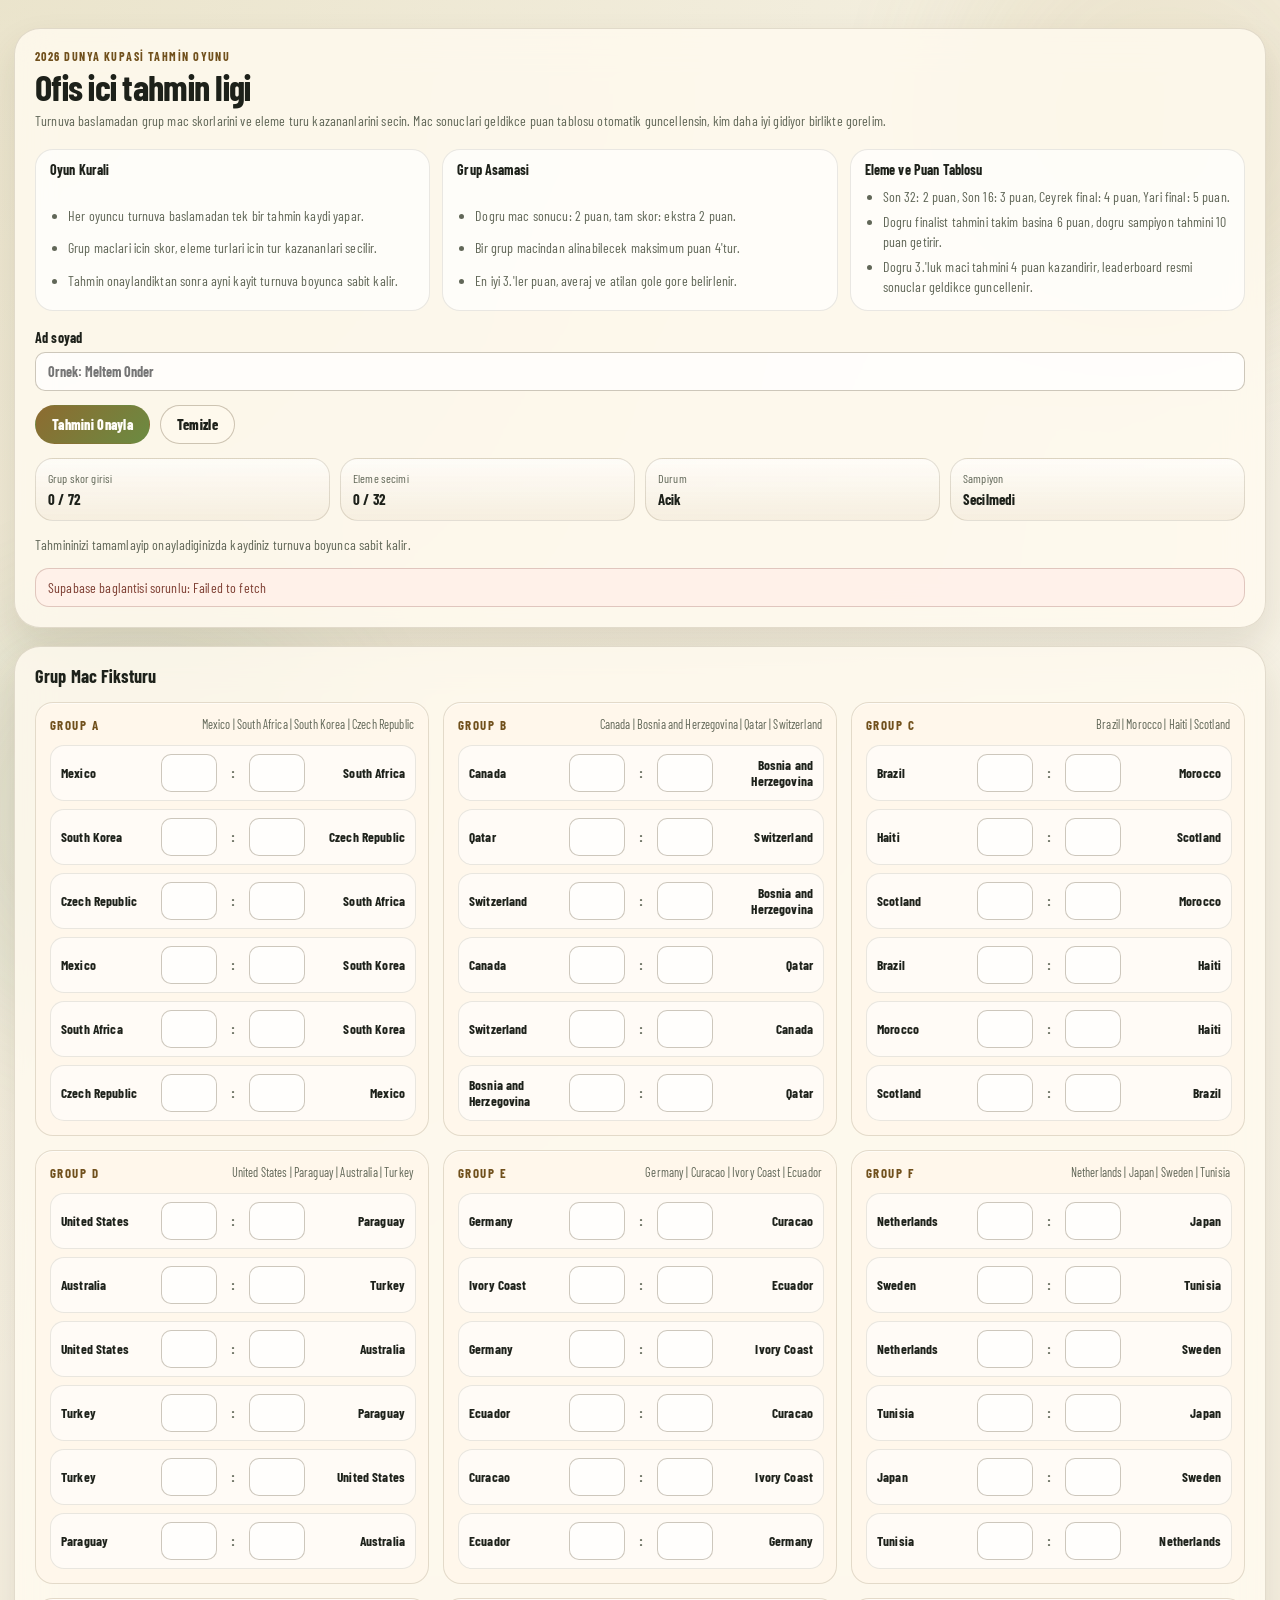
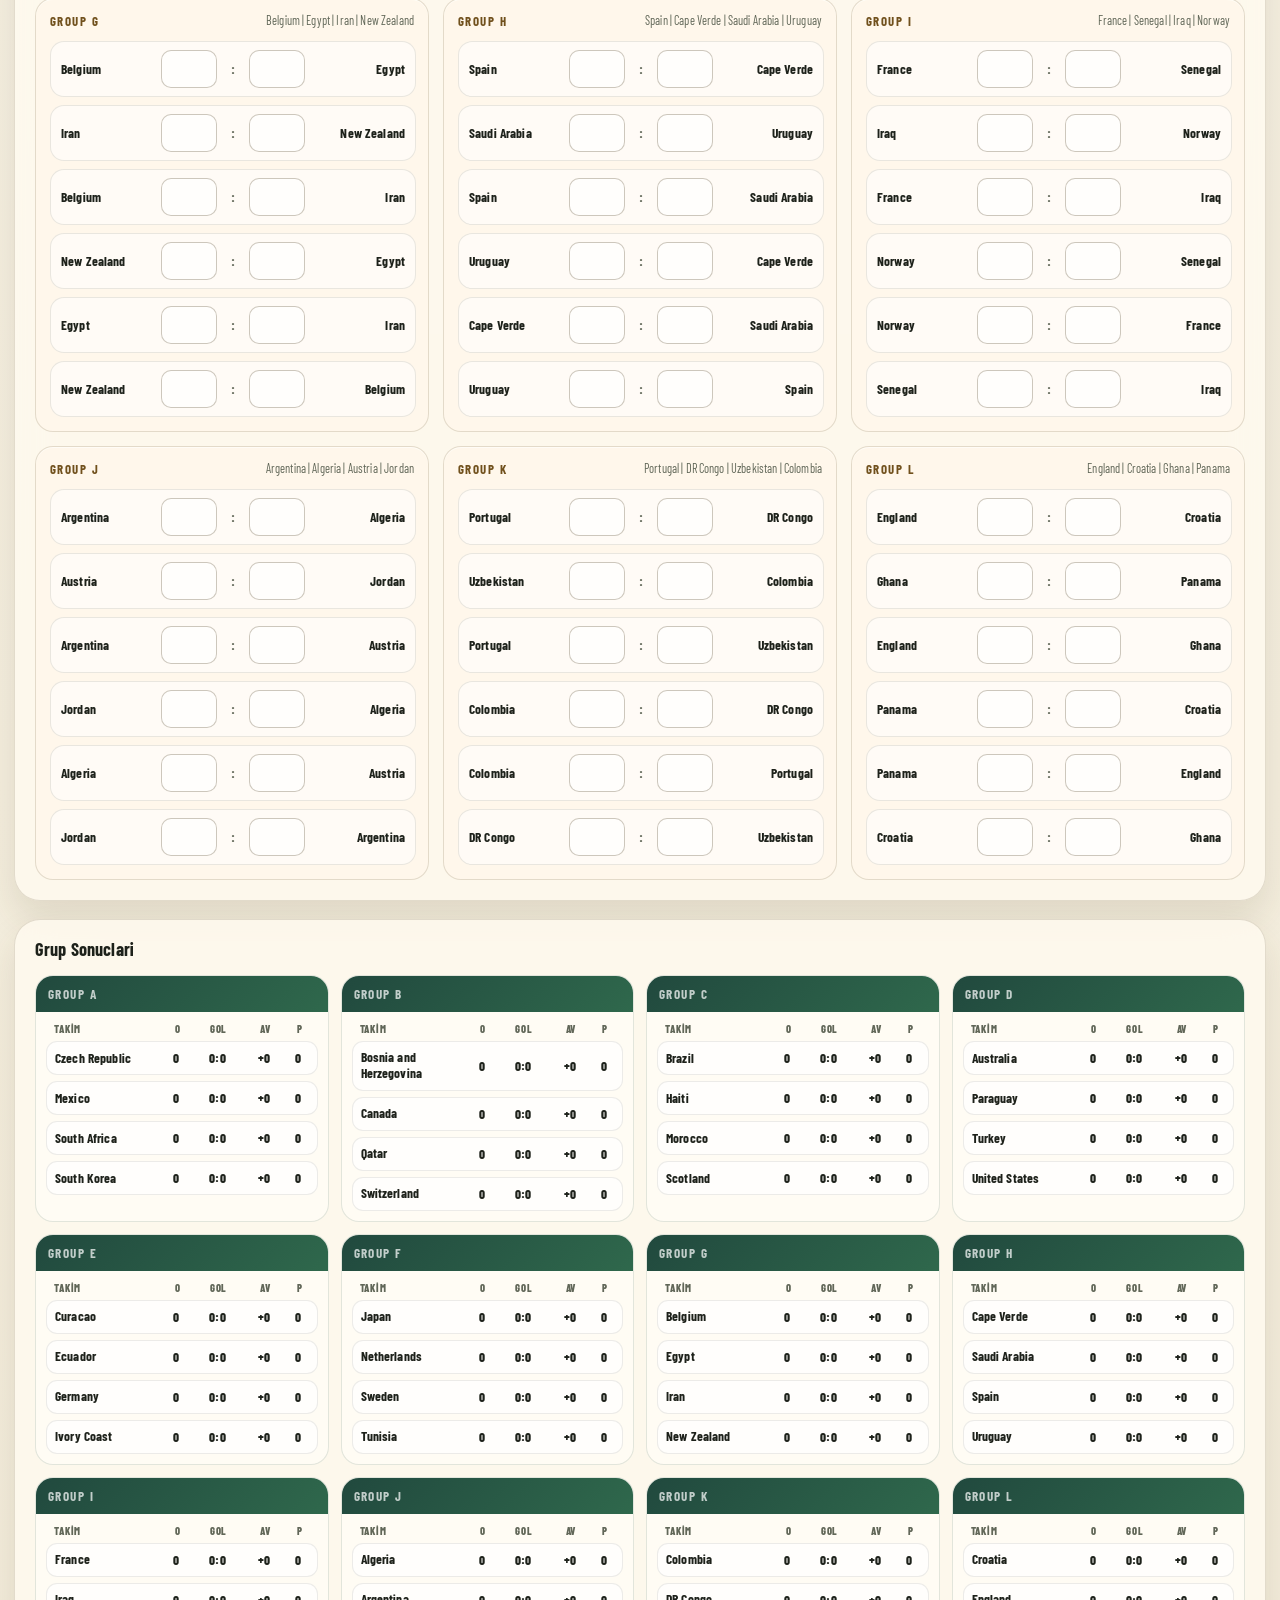
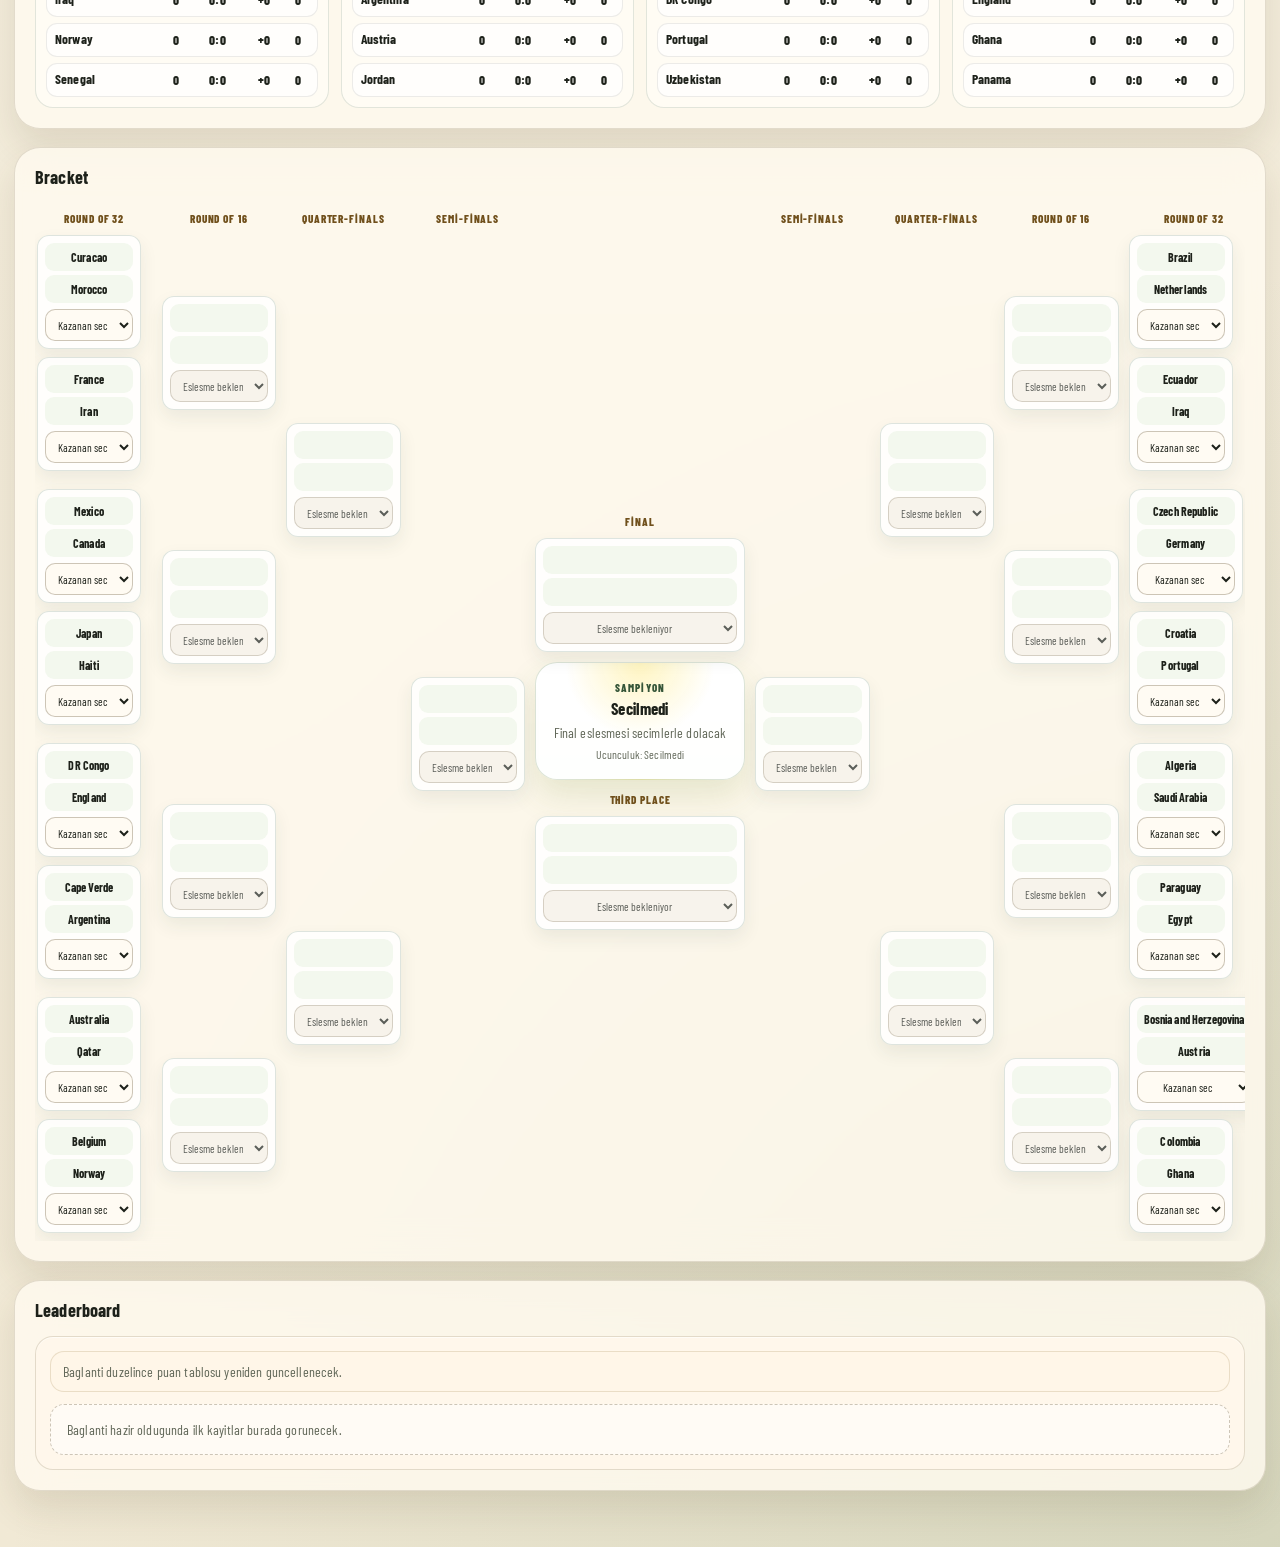
<file: index.html>
<!doctype html>
<html lang="tr">
  <head>
    <meta charset="utf-8" />
    <meta name="viewport" content="width=device-width, initial-scale=1" />
    <title>2026 Dunya Kupasi Ofis Tahmin Ligi</title>
    <link rel="preconnect" href="https://fonts.googleapis.com" />
    <link rel="preconnect" href="https://fonts.gstatic.com" crossorigin />
    <link
      rel="stylesheet"
      href="https://fonts.googleapis.com/css2?family=Barlow+Condensed:wght@400;500;600;700;800&display=swap"
    />
    <link rel="stylesheet" href="styles.css" />
    <script src="best-third-table.js" defer></script>
    <script src="app.js" defer></script>
  </head>
  <body>
    <div class="page-glow page-glow--top"></div>
    <div class="page-glow page-glow--bottom"></div>

    <main class="app-shell">
      <section class="hero-card">
        <div class="section-intro">
          <p class="section-kicker">2026 Dunya Kupasi Tahmin Oyunu</p>
          <h1>Ofis ici tahmin ligi</h1>
          <p class="section-copy">
            Turnuva baslamadan grup mac skorlarini ve eleme turu kazananlarini
            secin. Mac sonuclari geldikce puan tablosu otomatik guncellensin,
            kim daha iyi gidiyor birlikte gorelim.
          </p>
        </div>

        <div class="hero-rules">
          <article class="hero-rule-card">
            <h2>Oyun Kurali</h2>
            <ul class="hero-rule-list">
              <li>Her oyuncu turnuva baslamadan tek bir tahmin kaydi yapar.</li>
              <li>Grup maclari icin skor, eleme turlari icin tur kazananlari secilir.</li>
              <li>Tahmin onaylandiktan sonra ayni kayit turnuva boyunca sabit kalir.</li>
            </ul>
          </article>

          <article class="hero-rule-card">
            <h2>Grup Asamasi</h2>
            <ul class="hero-rule-list">
              <li>Dogru mac sonucu: 2 puan, tam skor: ekstra 2 puan.</li>
              <li>Bir grup macindan alinabilecek maksimum puan 4'tur.</li>
              <li>En iyi 3.'ler puan, averaj ve atilan gole gore belirlenir.</li>
            </ul>
          </article>

          <article class="hero-rule-card">
            <h2>Eleme ve Puan Tablosu</h2>
            <ul class="hero-rule-list">
              <li>Son 32: 2 puan, Son 16: 3 puan, Ceyrek final: 4 puan, Yari final: 5 puan.</li>
              <li>Dogru finalist tahmini takim basina 6 puan, dogru sampiyon tahmini 10 puan getirir.</li>
              <li>Dogru 3.'luk maci tahmini 4 puan kazandirir, leaderboard resmi sonuclar geldikce guncellenir.</li>
            </ul>
          </article>
        </div>

        <form id="entry-form" class="entry-form" autocomplete="off">
          <label class="field-label" for="full-name">
            Ad soyad
            <input
              id="full-name"
              name="fullName"
              type="text"
              maxlength="80"
              placeholder="Ornek: Meltem Onder"
            />
          </label>

          <div class="button-row">
            <button id="confirm-btn" class="button button--primary" type="submit">
              Tahmini Onayla
            </button>
            <button id="clear-btn" class="button button--ghost" type="button">
              Temizle
            </button>
          </div>

          <div class="status-grid">
            <article class="status-card">
              <span>Grup skor girisi</span>
              <strong id="group-progress">0 / 72</strong>
            </article>
            <article class="status-card">
              <span>Eleme secimi</span>
              <strong id="knockout-progress">0 / 32</strong>
            </article>
            <article class="status-card">
              <span>Durum</span>
              <strong id="lock-state">Acik</strong>
            </article>
            <article class="status-card">
              <span>Sampiyon</span>
              <strong id="champion-preview">Secilmedi</strong>
            </article>
          </div>

          <p id="lock-note" class="helper-copy">
            Tahmininizi tamamlayip onayladiginizda kaydiniz kilitlenir.
          </p>
          <p id="sync-note" class="sync-note">
            Canli puan tablosu hazirlaniyor.
          </p>
        </form>
      </section>

      <section class="section-card">
        <div class="section-intro">
          <h2>Grup Mac Fiksturu</h2>
        </div>
        <div id="fixtures-root" class="stack-root"></div>
      </section>

      <section class="section-card">
        <div class="section-intro">
          <h2>Grup Sonuclari</h2>
        </div>
        <div id="standings-root" class="stack-root"></div>
      </section>

      <section class="section-card">
        <div class="section-intro">
          <h2>Bracket</h2>
        </div>
        <div id="bracket-root" class="stack-root"></div>
      </section>

      <section class="section-card">
        <div class="section-intro">
          <h2>Leaderboard</h2>
        </div>
        <div id="leaderboard-root"></div>
      </section>

      <section id="admin-section" class="section-card hidden">
        <div class="section-intro">
          <p class="section-kicker">Admin</p>
          <h2>Admin Skor Girisi</h2>
          <p class="section-copy">
            Bu alan sadece organizator icindir. Giris yapinca resmi mac
            sonuclarini kaydedebilir ve leaderboard'u ortak olarak
            guncelleyebilirsiniz.
          </p>
        </div>
        <div id="admin-root" class="stack-root"></div>
      </section>
    </main>

    <div id="preview-overlay" class="preview-overlay hidden" role="dialog" aria-modal="true">
      <div class="preview-panel">
        <div class="preview-panel__head">
          <div>
            <p class="section-kicker">Kayitli Tahmin</p>
            <h3 id="preview-title">Tahmin detayi</h3>
            <p id="preview-meta" class="helper-copy"></p>
          </div>
          <button
            type="button"
            class="button button--ghost button--small"
            data-close-preview="true"
          >
            Kapat
          </button>
        </div>
        <div id="preview-body" class="preview-body"></div>
      </div>
    </div>
  </body>
</html>
</file>
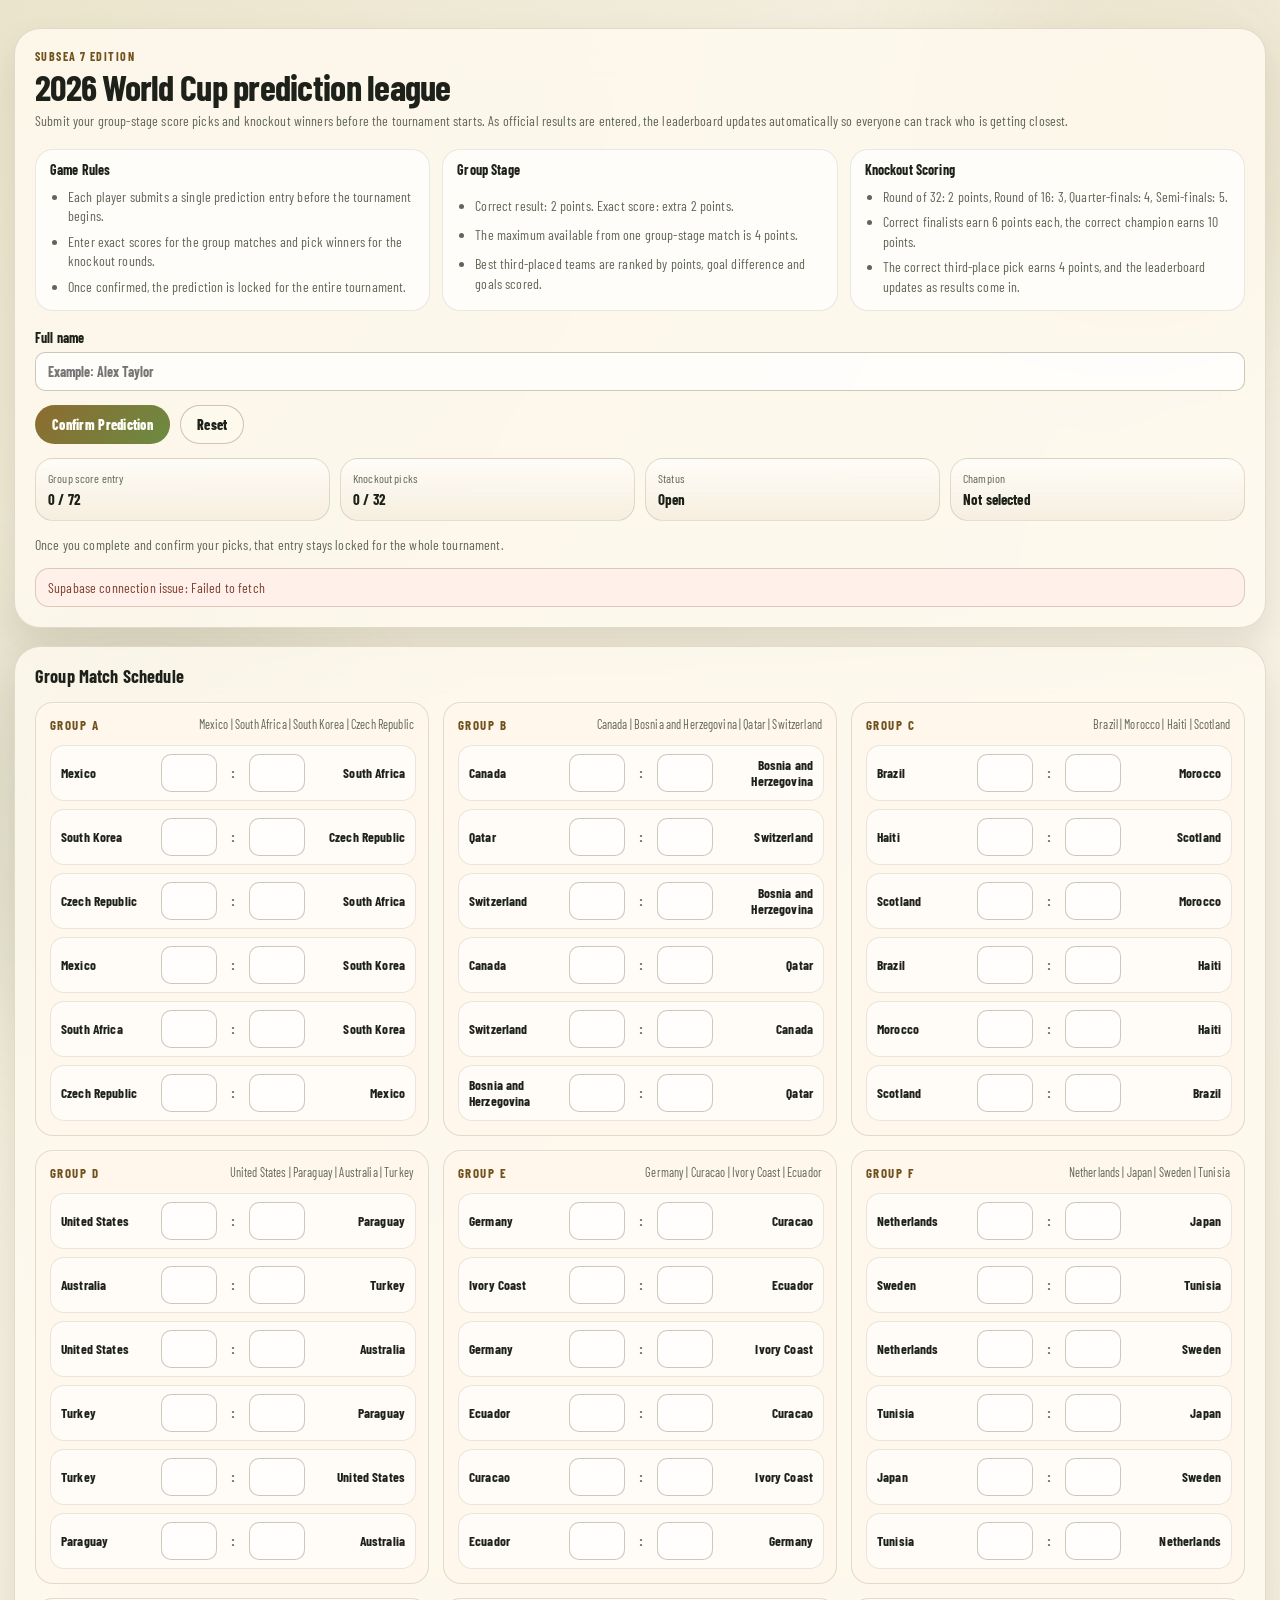
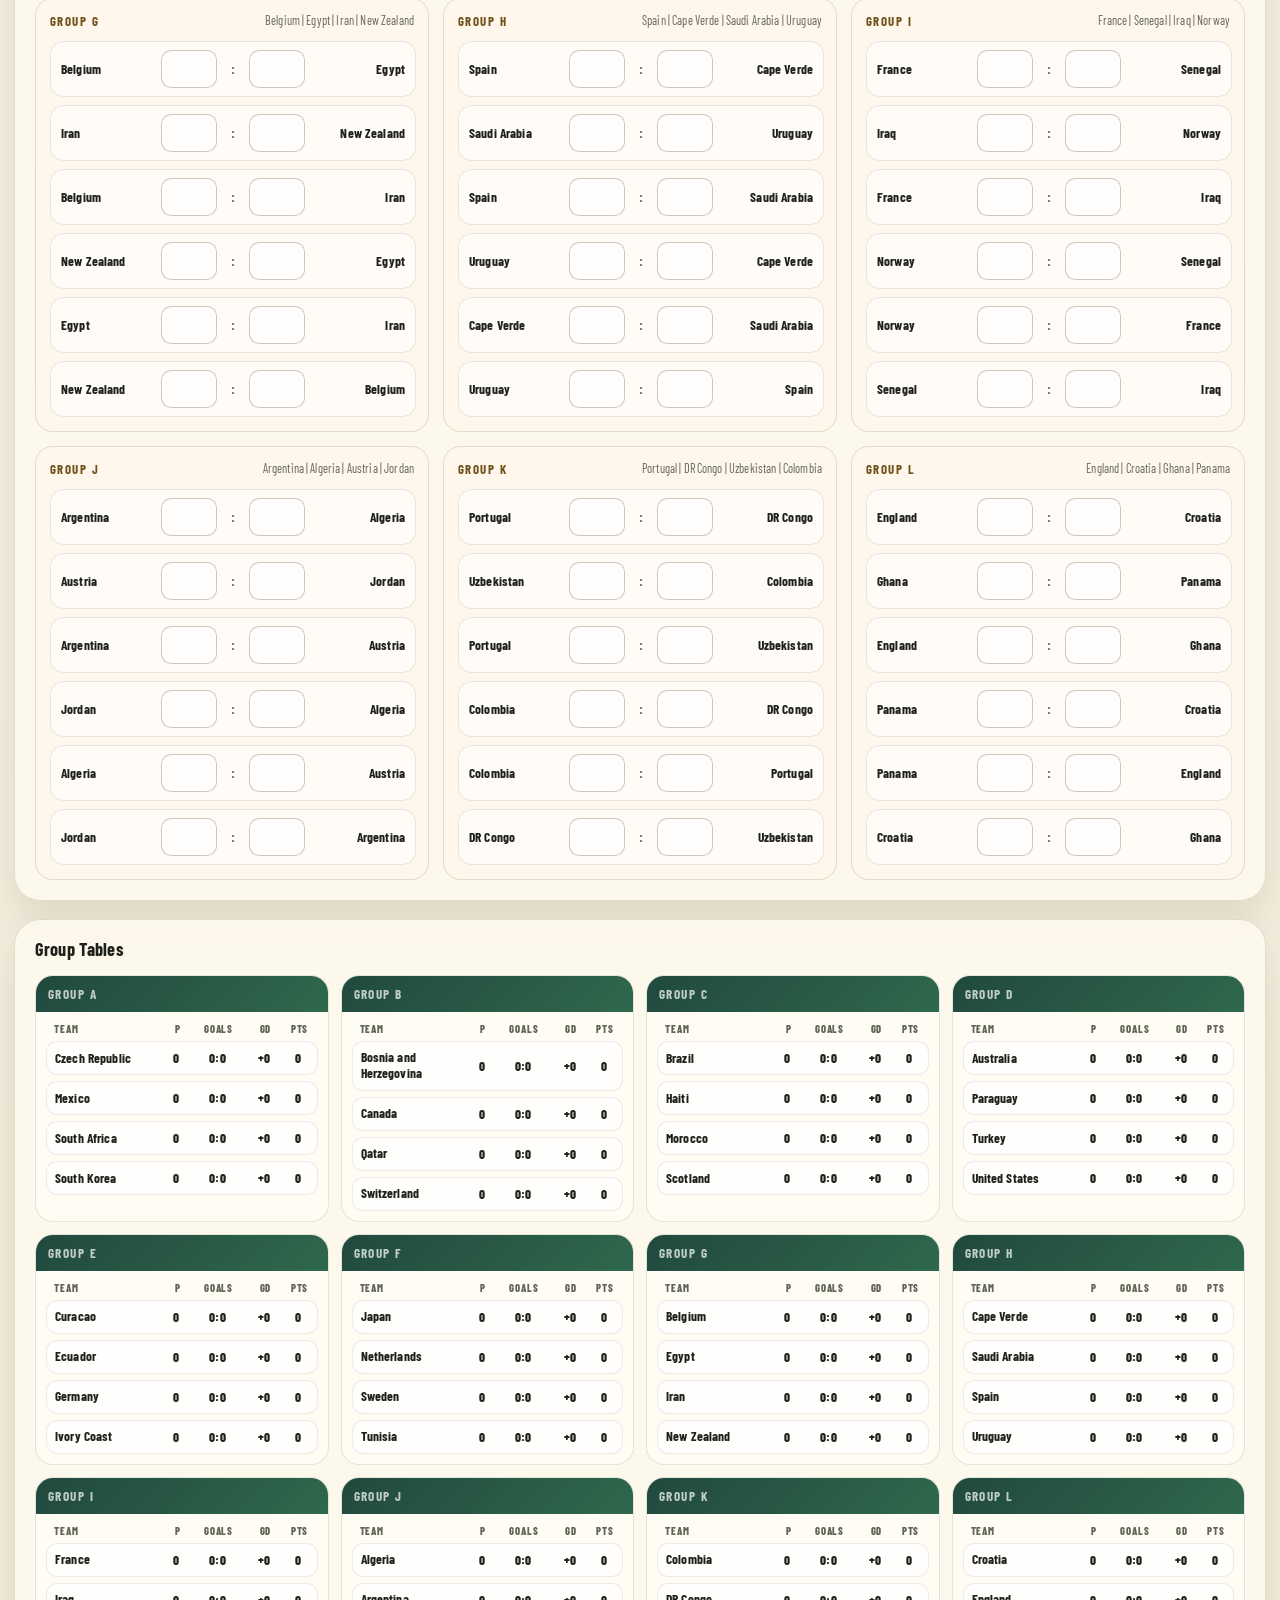
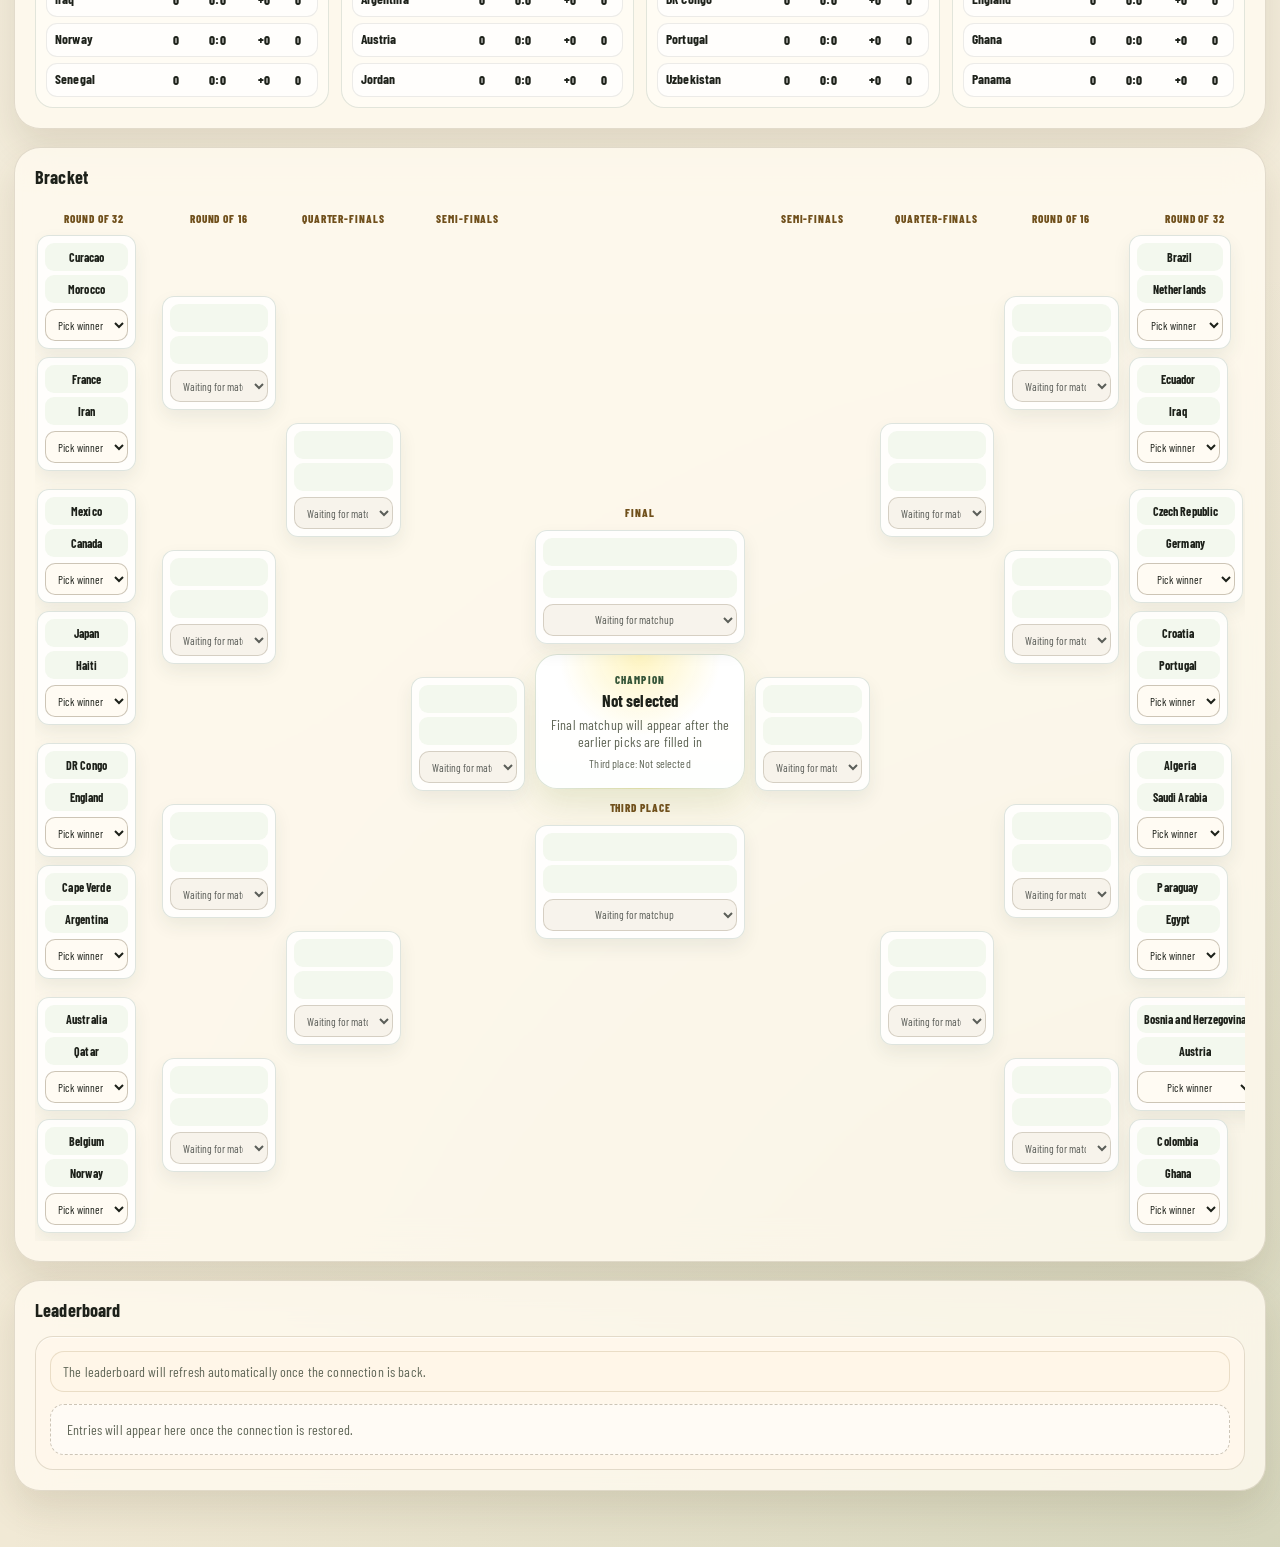
<file: subsea7.html>
<!doctype html>
<html lang="en">
  <head>
    <meta charset="utf-8" />
    <meta name="viewport" content="width=device-width, initial-scale=1" />
    <title>2026 World Cup Prediction League | Subsea 7 Edition</title>
    <link rel="preconnect" href="https://fonts.googleapis.com" />
    <link rel="preconnect" href="https://fonts.gstatic.com" crossorigin />
    <link
      rel="stylesheet"
      href="https://fonts.googleapis.com/css2?family=Barlow+Condensed:wght@400;500;600;700;800&display=swap"
    />
    <link rel="stylesheet" href="styles.css" />
    <script src="best-third-table.js" defer></script>
    <script src="subsea7-edition.js" defer></script>
    <script src="app.js" defer></script>
  </head>
  <body>
    <div class="page-glow page-glow--top"></div>
    <div class="page-glow page-glow--bottom"></div>

    <main class="app-shell">
      <section class="hero-card">
        <div class="section-intro">
          <p class="section-kicker">Subsea 7 Edition</p>
          <h1>2026 World Cup prediction league</h1>
          <p class="section-copy">
            Submit your group-stage score picks and knockout winners before the tournament starts.
            As official results are entered, the leaderboard updates automatically so everyone can
            track who is getting closest.
          </p>
        </div>

        <div class="hero-rules">
          <article class="hero-rule-card">
            <h2>Game Rules</h2>
            <ul class="hero-rule-list">
              <li>Each player submits a single prediction entry before the tournament begins.</li>
              <li>Enter exact scores for the group matches and pick winners for the knockout rounds.</li>
              <li>Once confirmed, the prediction is locked for the entire tournament.</li>
            </ul>
          </article>

          <article class="hero-rule-card">
            <h2>Group Stage</h2>
            <ul class="hero-rule-list">
              <li>Correct result: 2 points. Exact score: extra 2 points.</li>
              <li>The maximum available from one group-stage match is 4 points.</li>
              <li>Best third-placed teams are ranked by points, goal difference and goals scored.</li>
            </ul>
          </article>

          <article class="hero-rule-card">
            <h2>Knockout Scoring</h2>
            <ul class="hero-rule-list">
              <li>Round of 32: 2 points, Round of 16: 3, Quarter-finals: 4, Semi-finals: 5.</li>
              <li>Correct finalists earn 6 points each, the correct champion earns 10 points.</li>
              <li>The correct third-place pick earns 4 points, and the leaderboard updates as results come in.</li>
            </ul>
          </article>
        </div>

        <form id="entry-form" class="entry-form" autocomplete="off">
          <label class="field-label" for="full-name">
            Full name
            <input
              id="full-name"
              name="fullName"
              type="text"
              maxlength="80"
              placeholder="Example: Alex Taylor"
            />
          </label>

          <div class="button-row">
            <button id="confirm-btn" class="button button--primary" type="submit">
              Confirm Prediction
            </button>
            <button id="clear-btn" class="button button--ghost" type="button">
              Reset
            </button>
          </div>

          <div class="status-grid">
            <article class="status-card">
              <span>Group score entry</span>
              <strong id="group-progress">0 / 72</strong>
            </article>
            <article class="status-card">
              <span>Knockout picks</span>
              <strong id="knockout-progress">0 / 32</strong>
            </article>
            <article class="status-card">
              <span>Status</span>
              <strong id="lock-state">Open</strong>
            </article>
            <article class="status-card">
              <span>Champion</span>
              <strong id="champion-preview">Not selected</strong>
            </article>
          </div>

          <p id="lock-note" class="helper-copy">
            Once you complete and confirm your picks, your entry will be locked.
          </p>
          <p id="sync-note" class="sync-note">
            Preparing the live leaderboard.
          </p>
        </form>
      </section>

      <section class="section-card">
        <div class="section-intro">
          <h2>Group Match Schedule</h2>
        </div>
        <div id="fixtures-root" class="stack-root"></div>
      </section>

      <section class="section-card">
        <div class="section-intro">
          <h2>Group Tables</h2>
        </div>
        <div id="standings-root" class="stack-root"></div>
      </section>

      <section class="section-card">
        <div class="section-intro">
          <h2>Bracket</h2>
        </div>
        <div id="bracket-root" class="stack-root"></div>
      </section>

      <section class="section-card">
        <div class="section-intro">
          <h2>Leaderboard</h2>
        </div>
        <div id="leaderboard-root"></div>
      </section>

      <section id="admin-section" class="section-card hidden">
        <div class="section-intro">
          <p class="section-kicker">Admin</p>
          <h2>Admin Score Entry</h2>
          <p class="section-copy">
            This area is for the organiser only. After sign-in, official match results can be saved
            here and the shared leaderboard will update for everyone in this edition.
          </p>
        </div>
        <div id="admin-root" class="stack-root"></div>
      </section>
    </main>

    <div id="preview-overlay" class="preview-overlay hidden" role="dialog" aria-modal="true">
      <div class="preview-panel">
        <div class="preview-panel__head">
          <div>
            <p class="section-kicker">Saved Prediction</p>
            <h3 id="preview-title">Prediction details</h3>
            <p id="preview-meta" class="helper-copy"></p>
          </div>
          <button
            type="button"
            class="button button--ghost button--small"
            data-close-preview="true"
          >
            Close
          </button>
        </div>
        <div id="preview-body" class="preview-body"></div>
      </div>
    </div>
  </body>
</html>
</file>
<file: styles.css>
:root {
  --bg: #f4efdf;
  --bg-soft: rgba(255, 252, 244, 0.75);
  --panel: rgba(255, 250, 240, 0.82);
  --panel-strong: rgba(255, 248, 235, 0.94);
  --line: rgba(100, 84, 53, 0.18);
  --line-strong: rgba(100, 84, 53, 0.32);
  --ink: #1d211a;
  --muted: #616758;
  --accent: #8c6a30;
  --accent-strong: #70501c;
  --green-soft: #dcebcf;
  --green-strong: #355538;
  --green-lite: #edf6e4;
  --warning: #7f4034;
  --shadow: 0 18px 36px rgba(74, 54, 28, 0.12);
  --radius-xl: 26px;
  --radius-lg: 18px;
  --radius-md: 14px;
  --radius-sm: 10px;
  --bracket-card-height: 114px;
  --bracket-pair-gap: 8px;
  --bracket-stack-gap: 18px;
  --bracket-r32-lane: var(--bracket-card-height);
  --bracket-r16-lane: calc(var(--bracket-r32-lane) * 2 + var(--bracket-pair-gap));
  --bracket-qf-lane: calc(var(--bracket-r16-lane) * 2 + var(--bracket-stack-gap));
  --bracket-sf-lane: calc(var(--bracket-qf-lane) * 2 + var(--bracket-stack-gap));
  --font-stack: "Barlow Condensed", "Avenir Next Condensed", "Franklin Gothic Medium", "Arial Narrow", sans-serif;
  font-size: 14px;
}

*,
*::before,
*::after {
  box-sizing: border-box;
}

html {
  scroll-behavior: smooth;
}

body {
  margin: 0;
  min-height: 100vh;
  background:
    radial-gradient(circle at top left, rgba(190, 175, 109, 0.22), transparent 28%),
    radial-gradient(circle at bottom right, rgba(104, 137, 91, 0.2), transparent 26%),
    linear-gradient(180deg, #f7f3e7 0%, #f1e9d5 100%);
  color: var(--ink);
  font-family: var(--font-stack);
  letter-spacing: 0.01em;
}

body.modal-open {
  overflow: hidden;
}

.hidden {
  display: none !important;
}

.page-glow {
  position: fixed;
  inset: auto;
  width: 32rem;
  height: 32rem;
  border-radius: 50%;
  filter: blur(64px);
  opacity: 0.45;
  pointer-events: none;
  z-index: 0;
}

.page-glow--top {
  top: -8rem;
  right: -8rem;
  background: rgba(180, 154, 81, 0.28);
}

.page-glow--bottom {
  bottom: -10rem;
  left: -6rem;
  background: rgba(90, 125, 93, 0.24);
}

.app-shell {
  position: relative;
  z-index: 1;
  width: min(1260px, calc(100vw - 28px));
  margin: 0 auto;
  padding: 28px 0 56px;
}

.hero-card,
.section-card {
  position: relative;
  background: var(--panel);
  border: 1px solid var(--line);
  border-radius: var(--radius-xl);
  box-shadow: var(--shadow);
  backdrop-filter: blur(18px);
  padding: 20px;
}

.section-card {
  margin-top: 18px;
}

.section-intro {
  display: grid;
  gap: 6px;
  margin-bottom: 16px;
}

.section-kicker {
  margin: 0;
  color: var(--accent-strong);
  font-size: 0.86rem;
  font-weight: 700;
  text-transform: uppercase;
  letter-spacing: 0.12em;
}

h1,
h2,
h3,
h4,
p {
  margin: 0;
}

h1 {
  font-size: clamp(1.7rem, 3vw, 2.6rem);
  line-height: 1;
  letter-spacing: -0.02em;
}

h2 {
  font-size: 1.3rem;
  line-height: 1.05;
}

h3 {
  font-size: 1.05rem;
  line-height: 1.1;
}

h4 {
  font-size: 0.94rem;
}

.section-copy,
.helper-copy {
  color: var(--muted);
  line-height: 1.4;
}

.sync-note {
  margin: 0;
  padding: 10px 12px;
  border-radius: var(--radius-md);
  border: 1px solid rgba(99, 119, 76, 0.18);
  background: rgba(235, 245, 224, 0.72);
  color: var(--muted);
}

.sync-note--warning {
  border-color: rgba(127, 64, 52, 0.24);
  background: rgba(255, 240, 233, 0.84);
  color: var(--warning);
}

.entry-form {
  margin-top: 18px;
  display: grid;
  gap: 14px;
}

.hero-rules {
  margin-top: 18px;
  display: grid;
  grid-template-columns: repeat(3, minmax(0, 1fr));
  gap: 12px;
}

.hero-rule-card {
  border: 1px solid rgba(97, 103, 88, 0.14);
  border-radius: var(--radius-lg);
  background: rgba(255, 255, 255, 0.68);
  padding: 13px 14px;
  display: grid;
  gap: 9px;
}

.hero-rule-card h2 {
  font-size: 1rem;
}

.hero-rule-list {
  margin: 0;
  padding-left: 18px;
  color: var(--muted);
  display: grid;
  gap: 6px;
  line-height: 1.4;
}

.field-label,
.select-label {
  display: grid;
  gap: 6px;
  font-weight: 700;
  color: var(--ink);
}

input,
select,
button {
  font: inherit;
}

input[type="text"],
input[type="number"],
select {
  width: 100%;
  border: 1px solid var(--line-strong);
  border-radius: var(--radius-sm);
  background: rgba(255, 255, 255, 0.72);
  color: var(--ink);
  padding: 10px 12px;
  transition: border-color 160ms ease, transform 160ms ease, background-color 160ms ease;
}

input[type="text"]:focus,
input[type="number"]:focus,
select:focus {
  outline: none;
  border-color: rgba(113, 83, 24, 0.72);
  background: rgba(255, 255, 255, 0.95);
}

input:disabled,
select:disabled {
  cursor: not-allowed;
  opacity: 0.72;
  background: rgba(242, 236, 225, 0.84);
}

.button-row {
  display: flex;
  flex-wrap: wrap;
  gap: 10px;
}

.button {
  border: 1px solid transparent;
  border-radius: 999px;
  padding: 10px 16px;
  font-weight: 800;
  letter-spacing: 0.02em;
  cursor: pointer;
  transition: transform 160ms ease, border-color 160ms ease, background-color 160ms ease;
}

.button:hover {
  transform: translateY(-1px);
}

.button--primary {
  background: linear-gradient(135deg, #8d6b30, #6b8b42);
  color: #fffdf8;
}

.button--ghost {
  border-color: var(--line-strong);
  background: rgba(255, 249, 238, 0.7);
  color: var(--ink);
}

.button--danger {
  border-color: rgba(127, 64, 52, 0.28);
  background: rgba(255, 240, 233, 0.82);
  color: var(--warning);
}

.button--small {
  padding: 8px 12px;
}

.status-grid {
  display: grid;
  grid-template-columns: repeat(4, minmax(0, 1fr));
  gap: 10px;
}

.status-card {
  display: grid;
  gap: 5px;
  padding: 12px;
  border-radius: var(--radius-lg);
  border: 1px solid var(--line);
  background:
    linear-gradient(180deg, rgba(255, 255, 255, 0.62), rgba(245, 237, 222, 0.9));
}

.status-card span {
  color: var(--muted);
  font-size: 0.86rem;
}

.status-card strong {
  font-size: 1.06rem;
}

.stack-root {
  display: grid;
  gap: 14px;
}

#fixtures-root {
  grid-template-columns: repeat(auto-fit, minmax(350px, 1fr));
  align-items: start;
}

.group-card,
.leaderboard-card {
  border: 1px solid var(--line);
  border-radius: var(--radius-lg);
  background: var(--panel-strong);
  box-shadow: inset 0 1px 0 rgba(255, 255, 255, 0.55);
  padding: 14px;
}

.group-card__head {
  display: flex;
  flex-wrap: wrap;
  justify-content: space-between;
  gap: 8px 14px;
  margin-bottom: 12px;
}

.group-card__teams {
  color: var(--muted);
}

.fixture-list,
.preview-fixtures {
  display: grid;
  gap: 8px;
}

.fixture-row {
  display: grid;
  grid-template-columns: minmax(92px, 1fr) 56px 16px 56px minmax(92px, 1fr);
  align-items: center;
  gap: 8px;
  padding: 8px 10px;
  border: 1px solid rgba(97, 103, 88, 0.14);
  border-radius: var(--radius-md);
  background: rgba(255, 255, 255, 0.54);
}

.fixture-team {
  font-weight: 700;
}

.fixture-team--away {
  text-align: right;
}

.score-input {
  padding: 8px 10px;
  text-align: center;
  font-weight: 800;
  -moz-appearance: textfield;
  appearance: textfield;
}

.score-input::-webkit-outer-spin-button,
.score-input::-webkit-inner-spin-button {
  -webkit-appearance: none;
  margin: 0;
}

.score-separator {
  text-align: center;
  color: var(--muted);
  font-weight: 800;
}

.leaderboard-shell {
  overflow-x: auto;
}

table {
  width: 100%;
  border-collapse: collapse;
  min-width: 420px;
}

th,
td {
  padding: 9px 8px;
  border-bottom: 1px solid rgba(97, 103, 88, 0.12);
  text-align: left;
  white-space: nowrap;
}

thead th {
  color: var(--muted);
  font-size: 0.82rem;
  text-transform: uppercase;
  letter-spacing: 0.08em;
}

tbody tr:last-child td {
  border-bottom: 0;
}

.row-qualifier {
  background: var(--green-soft);
}

.row-best-third {
  background: var(--green-lite);
}

.standings-map {
  display: grid;
  grid-template-columns: repeat(4, minmax(0, 1fr));
  gap: 12px;
}

.mini-group-card {
  overflow: hidden;
  border: 1px solid rgba(19, 56, 45, 0.12);
  border-radius: var(--radius-lg);
  background: rgba(255, 252, 244, 0.96);
  box-shadow: inset 0 1px 0 rgba(255, 255, 255, 0.6);
}

.mini-group-card__head {
  padding: 10px 12px;
  color: #f9fff9;
  background: linear-gradient(135deg, #21493e, #2f684c);
}

.mini-group-card__head .section-kicker {
  color: rgba(255, 255, 255, 0.72);
}

.mini-group-card__body {
  display: grid;
  gap: 6px;
  padding: 10px;
}

.mini-group-legend,
.mini-group-row {
  display: grid;
  grid-template-columns: minmax(0, 2.6fr) 20px 46px 32px 20px;
  gap: 8px;
  align-items: center;
}

.mini-group-legend {
  color: var(--muted);
  font-size: 0.72rem;
  text-transform: uppercase;
  letter-spacing: 0.08em;
  padding: 0 8px;
}

.mini-group-legend span {
  display: block;
  font-weight: 800;
  text-align: center;
}

.mini-group-legend span:first-child {
  text-align: left;
}

.mini-group-row {
  padding: 8px;
  border-radius: 11px;
  border: 1px solid rgba(97, 103, 88, 0.12);
  background: rgba(255, 255, 255, 0.72);
}

.mini-group-value {
  text-align: center;
  font-weight: 800;
  font-size: 0.9rem;
}

.mini-group-team {
  min-width: 0;
  line-height: 1.15;
  font-size: 0.92rem;
  overflow-wrap: anywhere;
}

.bracket-scroll {
  overflow-x: auto;
  padding-bottom: 6px;
}

.bracket-board {
  min-width: 1020px;
  display: grid;
  grid-template-columns: minmax(0, 1fr) 210px minmax(0, 1fr);
  gap: 10px;
  align-items: start;
  padding: 6px 2px 2px;
}

.bracket-side {
  display: grid;
  gap: 10px;
  align-items: start;
}

.bracket-side--left,
.bracket-side--right {
  grid-template-columns: repeat(4, minmax(0, 1fr));
}

.bracket-column {
  position: relative;
  display: grid;
  gap: 8px;
  align-content: start;
  --bracket-lane-size: var(--bracket-card-height);
  --bracket-group-gap: var(--bracket-pair-gap);
  --bracket-column-gap: var(--bracket-stack-gap);
}

.bracket-column__label {
  display: flex;
  align-items: center;
  justify-content: center;
  min-height: 18px;
  margin: 0;
  color: var(--muted);
  font-size: 0.74rem;
  font-weight: 800;
  text-align: center;
  white-space: nowrap;
  text-transform: uppercase;
  letter-spacing: 0.08em;
}

.bracket-column__stack {
  display: grid;
  gap: var(--bracket-column-gap);
}

.bracket-column--r32 {
  --bracket-lane-size: var(--bracket-r32-lane);
  --bracket-group-gap: var(--bracket-pair-gap);
  --bracket-column-gap: var(--bracket-stack-gap);
}

.bracket-column--r16 {
  --bracket-lane-size: var(--bracket-r16-lane);
  --bracket-group-gap: var(--bracket-stack-gap);
  --bracket-column-gap: var(--bracket-stack-gap);
}

.bracket-column--qf {
  --bracket-lane-size: var(--bracket-qf-lane);
  --bracket-group-gap: var(--bracket-stack-gap);
  --bracket-column-gap: 0px;
}

.bracket-column--sf {
  --bracket-lane-size: var(--bracket-sf-lane);
  --bracket-group-gap: 0px;
  --bracket-column-gap: 0px;
}

.bracket-group {
  position: relative;
  display: grid;
  gap: var(--bracket-group-gap);
  z-index: 0;
  isolation: isolate;
}

.bracket-group--size-1 {
  gap: 0;
}

.bracket-lane {
  display: flex;
  align-items: center;
  min-height: var(--bracket-lane-size);
  position: relative;
  z-index: 1;
}

.bracket-match {
  position: relative;
  display: grid;
  gap: 6px;
  padding: 7px;
  height: var(--bracket-card-height);
  min-height: var(--bracket-card-height);
  z-index: 1;
  isolation: isolate;
  border-radius: 12px;
  border: 1px solid rgba(22, 71, 46, 0.14);
  background: rgba(255, 255, 255, 0.84);
  box-shadow: 0 8px 18px rgba(35, 69, 47, 0.08);
}

.bracket-match > * {
  position: relative;
  z-index: 1;
}

.bracket-slot-stack {
  display: grid;
  gap: 4px;
}

.bracket-slot {
  display: flex;
  align-items: center;
  justify-content: center;
  min-height: 28px;
  height: 28px;
  gap: 6px;
  padding: 5px 7px;
  border-radius: 9px;
  background: rgba(243, 248, 238, 0.96);
}

.bracket-slot__team {
  display: flex;
  align-items: center;
  justify-content: center;
  flex: 1 1 100%;
  min-width: 0;
  min-height: 18px;
  line-height: 1;
  text-align: center;
  white-space: nowrap;
  overflow: hidden;
  text-overflow: ellipsis;
  font-size: 0.8rem;
}

.bracket-slot__team:empty::after {
  content: "\00a0";
}

.bracket-select {
  width: 100%;
  height: 32px;
  padding: 6px 8px;
  font-size: 0.76rem;
  text-align: center;
  text-align-last: center;
  background: rgba(255, 251, 243, 0.94);
}

.bracket-center {
  display: grid;
  gap: 10px;
  align-content: center;
  align-self: center;
}

.bracket-center__section {
  position: relative;
  display: grid;
  gap: 8px;
}

.bracket-center .bracket-match {
  background: rgba(255, 255, 255, 0.9);
}

.bracket-crown {
  display: grid;
  gap: 6px;
  padding: 18px 14px;
  border-radius: 22px;
  text-align: center;
  border: 1px solid rgba(79, 122, 55, 0.2);
  background:
    radial-gradient(circle at top, rgba(255, 244, 188, 0.92), rgba(255, 255, 255, 0.94) 48%),
    linear-gradient(180deg, rgba(255, 255, 255, 0.96), rgba(235, 247, 223, 0.96));
  box-shadow: 0 16px 32px rgba(121, 143, 51, 0.16);
}

.bracket-crown span {
  color: var(--green-strong);
  font-size: 0.76rem;
  font-weight: 800;
  text-transform: uppercase;
  letter-spacing: 0.1em;
}

.bracket-crown strong {
  font-size: 1.15rem;
  line-height: 1.05;
}

.bracket-crown p,
.bracket-crown small {
  color: var(--muted);
}

.match-card {
  border: 1px solid rgba(97, 103, 88, 0.14);
  border-radius: var(--radius-md);
  background: rgba(255, 255, 255, 0.72);
  padding: 12px;
  display: grid;
  gap: 10px;
}

.match-card__top {
  display: flex;
  justify-content: space-between;
  gap: 10px;
  align-items: flex-start;
}

.participant-stack {
  display: grid;
  gap: 6px;
}

.participant-row {
  display: flex;
  justify-content: space-between;
  gap: 12px;
  align-items: center;
  padding: 7px 9px;
  border-radius: var(--radius-sm);
  background: rgba(249, 245, 235, 0.92);
}

.participant-row span {
  color: var(--muted);
}

.leaderboard-note {
  margin-bottom: 12px;
  padding: 11px 12px;
  border-radius: var(--radius-md);
  background: rgba(255, 247, 232, 0.9);
  border: 1px solid rgba(140, 106, 48, 0.18);
  color: var(--muted);
}

.link-button {
  appearance: none;
  padding: 0;
  border: 0;
  background: transparent;
  color: var(--accent-strong);
  text-decoration: underline;
  cursor: pointer;
  font-weight: 800;
}

.empty-state {
  padding: 16px;
  border-radius: var(--radius-md);
  border: 1px dashed var(--line-strong);
  color: var(--muted);
  background: rgba(255, 255, 255, 0.52);
}

.table-note {
  display: flex;
  flex-wrap: wrap;
  justify-content: space-between;
  gap: 8px 14px;
  margin-bottom: 12px;
  color: var(--muted);
}

.leaderboard-actions {
  text-align: right;
}

.admin-shell {
  display: grid;
  gap: 14px;
}

.admin-toolbar {
  display: flex;
  flex-wrap: wrap;
  justify-content: space-between;
  gap: 10px 16px;
  align-items: flex-start;
}

.admin-toolbar__meta {
  display: grid;
  gap: 4px;
}

.admin-badge {
  display: inline-flex;
  align-items: center;
  gap: 6px;
  padding: 5px 9px;
  border-radius: 999px;
  background: rgba(53, 85, 56, 0.14);
  color: var(--green-strong);
  font-size: 0.76rem;
  font-weight: 800;
  letter-spacing: 0.08em;
  text-transform: uppercase;
}

.admin-editor-grid {
  display: grid;
  grid-template-columns: repeat(auto-fit, minmax(320px, 1fr));
  gap: 14px;
}

.admin-rounds {
  display: grid;
  gap: 14px;
}

.admin-round-block {
  display: grid;
  gap: 10px;
}

.admin-round-grid {
  display: grid;
  grid-template-columns: repeat(auto-fit, minmax(220px, 1fr));
  gap: 10px;
}

.admin-login {
  width: min(420px, 100%);
  display: grid;
  gap: 12px;
}

.admin-note {
  color: var(--muted);
}

.admin-footer {
  display: flex;
  flex-wrap: wrap;
  justify-content: space-between;
  gap: 10px;
  align-items: center;
}

.preview-overlay {
  position: fixed;
  inset: 0;
  background: rgba(19, 22, 18, 0.48);
  display: flex;
  align-items: flex-start;
  justify-content: center;
  padding: 24px 14px;
  overflow-y: auto;
  z-index: 40;
}

.preview-overlay.hidden {
  display: none;
}

.preview-panel {
  width: min(960px, 100%);
  border-radius: var(--radius-xl);
  border: 1px solid rgba(255, 255, 255, 0.22);
  background: rgba(249, 245, 236, 0.96);
  box-shadow: 0 22px 60px rgba(0, 0, 0, 0.22);
  padding: 18px;
}

.preview-panel__head {
  display: flex;
  justify-content: space-between;
  gap: 12px;
  align-items: flex-start;
  margin-bottom: 16px;
}

.preview-body,
.preview-section {
  display: grid;
  gap: 12px;
}

.preview-section + .preview-section {
  margin-top: 14px;
}

.preview-round,
.preview-group {
  border: 1px solid var(--line);
  border-radius: var(--radius-lg);
  background: rgba(255, 255, 255, 0.72);
  padding: 12px;
}

.preview-fixture-row,
.preview-winner-row {
  display: flex;
  justify-content: space-between;
  gap: 12px;
  padding: 6px 0;
  border-bottom: 1px solid rgba(97, 103, 88, 0.12);
}

.preview-fixture-row:last-child,
.preview-winner-row:last-child {
  border-bottom: 0;
}

.preview-score {
  font-weight: 800;
  color: var(--accent-strong);
}

.muted {
  color: var(--muted);
}

@media (min-width: 960px) {
  #fixtures-root .group-card__head .section-kicker {
    font-size: 0.92rem;
    letter-spacing: 0.11em;
  }

  #fixtures-root .group-card__teams {
    font-size: 0.88rem;
    line-height: 1.28;
  }

  .fixture-team {
    font-size: 0.96rem;
  }

  .score-input {
    font-size: 0.96rem;
  }

  .score-separator {
    font-size: 0.96rem;
  }

  .mini-group-card__head .section-kicker {
    font-size: 0.94rem;
    letter-spacing: 0.11em;
  }

  .mini-group-legend {
    font-size: 0.76rem;
  }

  .mini-group-value {
    font-size: 0.94rem;
  }

  .mini-group-team {
    font-size: 0.96rem;
    line-height: 1.18;
  }

  .bracket-column__label {
    color: var(--accent-strong);
    font-size: 0.8rem;
    letter-spacing: 0.08em;
  }

  .bracket-slot__team {
    font-size: 0.86rem;
  }

  .bracket-select {
    font-size: 0.8rem;
  }

  .bracket-crown span {
    font-size: 0.78rem;
  }

  .bracket-crown strong {
    font-size: 1.2rem;
  }
}

@media (max-width: 840px) {
  .status-grid {
    grid-template-columns: repeat(2, minmax(0, 1fr));
  }

  .hero-rules,
  .standings-map {
    grid-template-columns: repeat(2, minmax(0, 1fr));
  }

  .admin-round-grid {
    grid-template-columns: repeat(2, minmax(0, 1fr));
  }
}

@media (max-width: 640px) {
  :root {
    font-size: 13px;
  }

  .app-shell {
    width: min(100vw - 18px, 1100px);
    padding-top: 18px;
    padding-bottom: 34px;
  }

  .hero-card,
  .section-card,
  .preview-panel {
    padding: 14px;
    border-radius: 20px;
  }

  #fixtures-root,
  .hero-rules,
  .standings-map {
    grid-template-columns: 1fr;
  }

  .fixture-row {
    grid-template-columns: minmax(72px, 1fr) 50px 14px 50px minmax(72px, 1fr);
    gap: 6px;
    padding: 8px;
  }

  .mini-group-legend,
  .mini-group-row {
    grid-template-columns: minmax(0, 2.2fr) 18px 40px 28px 18px;
  }

  .match-card__top,
  .group-card__head,
  .preview-panel__head,
  .admin-toolbar,
  .table-note,
  .admin-footer {
    flex-direction: column;
  }

  th,
  td {
    padding: 8px 6px;
  }

  .admin-round-grid {
    grid-template-columns: 1fr;
  }
}
</file>
